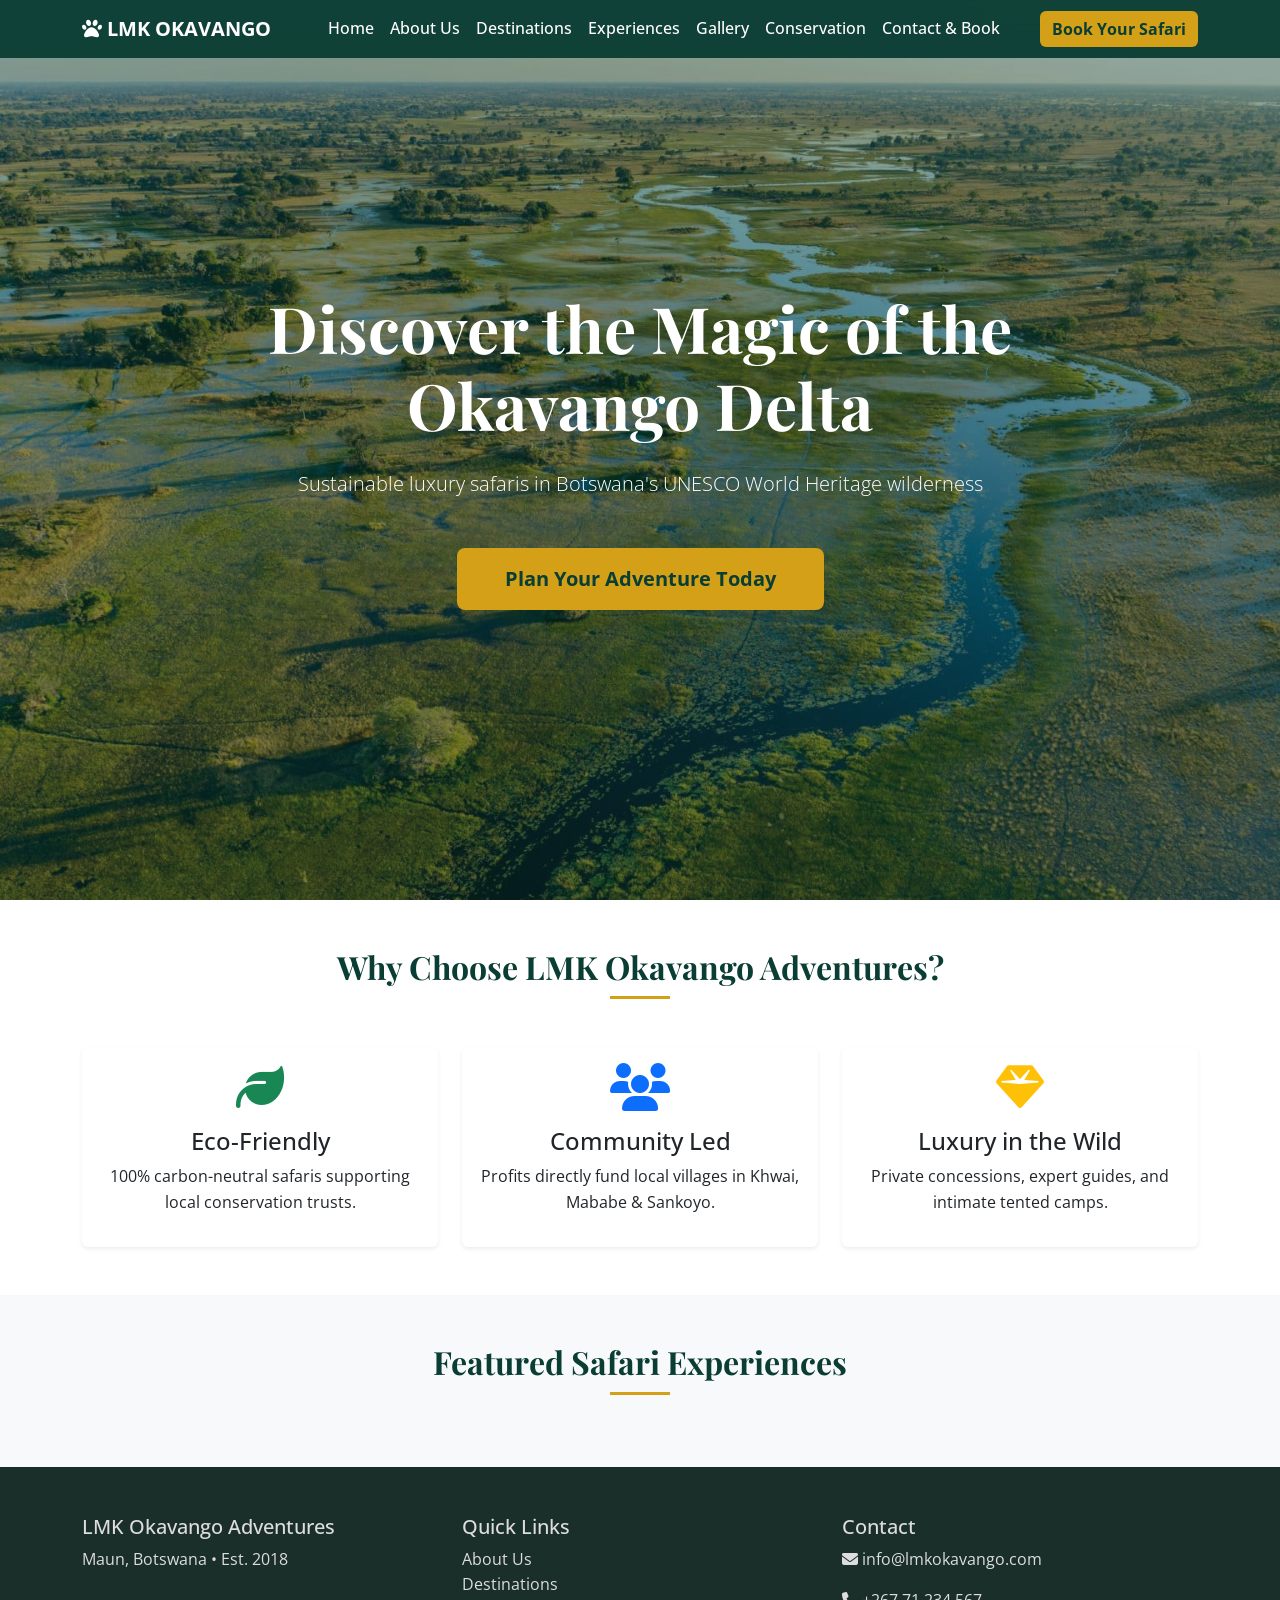
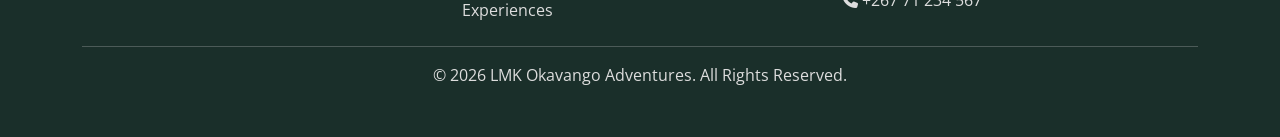
<file: index.html>
<!DOCTYPE html>
<html lang="en">
<head>
    <meta charset="UTF-8">
    <meta name="viewport" content="width=device-width, initial-scale=1.0">
    <meta name="description" content="LMK Okavango Adventures - Premium Eco-Safaris in the Okavango Delta, Botswana">
    <title>LMK Okavango Adventures | Discover the Delta</title>
    
    <!-- Bootstrap 5.3 -->
    <link href="https://cdn.jsdelivr.net/npm/bootstrap@5.3.3/dist/css/bootstrap.min.css" rel="stylesheet">
    <!-- Google Fonts -->
    <link href="https://fonts.googleapis.com/css2?family=Playfair+Display:wght@700&amp;family=Open+Sans:wght@400;500&amp;display=swap" rel="stylesheet">
    <!-- Custom CSS -->
    <link rel="stylesheet" href="css/style.css">
    <!-- Font Awesome -->
    <link rel="stylesheet" href="https://cdnjs.cloudflare.com/ajax/libs/font-awesome/6.5.1/css/all.min.css">
</head>
<body>

    <!-- NAVBAR -->
    <nav class="navbar navbar-expand-lg fixed-top">
        <div class="container">
            <a class="navbar-brand text-white fw-bold" href="index.html">
                <i class="fas fa-paw"></i> LMK OKAVANGO
            </a>
            <button class="navbar-toggler" type="button" data-bs-toggle="collapse" data-bs-target="#navbarNav">
                <span class="navbar-toggler-icon"></span>
            </button>
            <div class="collapse navbar-collapse" id="navbarNav">
                <ul class="navbar-nav mx-auto">
                    <li class="nav-item"><a class="nav-link" href="index.html">Home</a></li>
                    <li class="nav-item"><a class="nav-link" href="about.html">About Us</a></li>
                    <li class="nav-item"><a class="nav-link" href="destinations.html">Destinations</a></li>
                    <li class="nav-item"><a class="nav-link" href="experiences.html">Experiences</a></li>
                    <li class="nav-item"><a class="nav-link" href="gallery.html">Gallery</a></li>
                    <li class="nav-item"><a class="nav-link" href="conservation.html">Conservation</a></li>
                    <li class="nav-item"><a class="nav-link" href="contact.html">Contact &amp; Book</a></li>
                </ul>
                <a href="contact.html" class="btn btn-book">Book Your Safari</a>
            </div>
        </div>
    </nav>
	
	    <!-- HERO -->
    <section class="hero" style="background-image: url('images/hero-okavango.jpg');">
        <div class="container hero-content">
            <div class="row justify-content-center">
                <div class="col-lg-10">
                    <h1 class="display-3 fw-bold mb-4">Discover the Magic of the Okavango Delta</h1>
                    <p class="lead mb-5">Sustainable luxury safaris in Botswana's UNESCO World Heritage wilderness</p>
                    <a href="contact.html" class="btn btn-book btn-lg px-5 py-3">Plan Your Adventure Today</a>
                </div>
            </div>
        </div>
    </section>

    <!-- WHY CHOOSE US -->
    <section class="py-5">
        <div class="container">
            <h2 class="section-title text-center mb-5">Why Choose LMK Okavango Adventures?</h2>
            <div class="row g-4">
                <div class="col-md-4">
                    <div class="card h-100 text-center border-0 shadow-sm">
                        <div class="card-body">
                            <i class="fas fa-leaf fa-3x text-success mb-3"></i>
                            <h4>Eco-Friendly</h4>
                            <p>100% carbon-neutral safaris supporting local conservation trusts.</p>
                        </div>
                    </div>
                </div>
                <div class="col-md-4">
                    <div class="card h-100 text-center border-0 shadow-sm">
                        <div class="card-body">
                            <i class="fas fa-users fa-3x text-primary mb-3"></i>
                            <h4>Community Led</h4>
                            <p>Profits directly fund local villages in Khwai, Mababe &amp; Sankoyo.</p>
                        </div>
                    </div>
                </div>
                <div class="col-md-4">
                    <div class="card h-100 text-center border-0 shadow-sm">
                        <div class="card-body">
                            <i class="fas fa-gem fa-3x text-warning mb-3"></i>
                            <h4>Luxury in the Wild</h4>
                            <p>Private concessions, expert guides, and intimate tented camps.</p>
                        </div>
                    </div>
                </div>
            </div>
        </div>
    </section>

    <!-- FEATURED EXPERIENCES -->
    <section class="py-5 bg-light">
        <div class="container">
            <h2 class="section-title text-center mb-5">Featured Safari Experiences</h2>
            <div class="row g-4">
                <!-- You can duplicate cards for other pages later -->
            </div>
        </div>
    </section>

    <!-- FOOTER -->
    <footer class="footer py-5">
        <div class="container">
            <div class="row">
                <div class="col-lg-4">
                    <h5>LMK Okavango Adventures</h5>
                    <p>Maun, Botswana • Est. 2018</p>
                </div>
                <div class="col-lg-4">
                    <h5>Quick Links</h5>
                    <a href="about.html">About Us</a><br>
                    <a href="destinations.html">Destinations</a><br>
                    <a href="experiences.html">Experiences</a>
                </div>
                <div class="col-lg-4">
                    <h5>Contact</h5>
                    <p><i class="fas fa-envelope"></i> info@lmkokavango.com</p>
                    <p><i class="fas fa-phone"></i> +267 71 234 567</p>
                </div>
            </div>
            <hr>
            <p class="text-center mb-0">&copy; 2026 LMK Okavango Adventures. All Rights Reserved.</p>
        </div>
    </footer>

    <!-- Bootstrap JS -->
    <script src="https://cdn.jsdelivr.net/npm/bootstrap@5.3.3/dist/js/bootstrap.bundle.min.js"></script>
    <!-- Custom JS -->
    <script>
        // Simple smooth scroll for future use
        document.querySelectorAll('a[href^="#"]').forEach(anchor => {
            anchor.addEventListener('click', function(e) {
                e.preventDefault();
                document.querySelector(this.getAttribute('href')).scrollIntoView({
                    behavior: 'smooth'
                });
            });
        });
    </script>
</body>
</html>
</file>
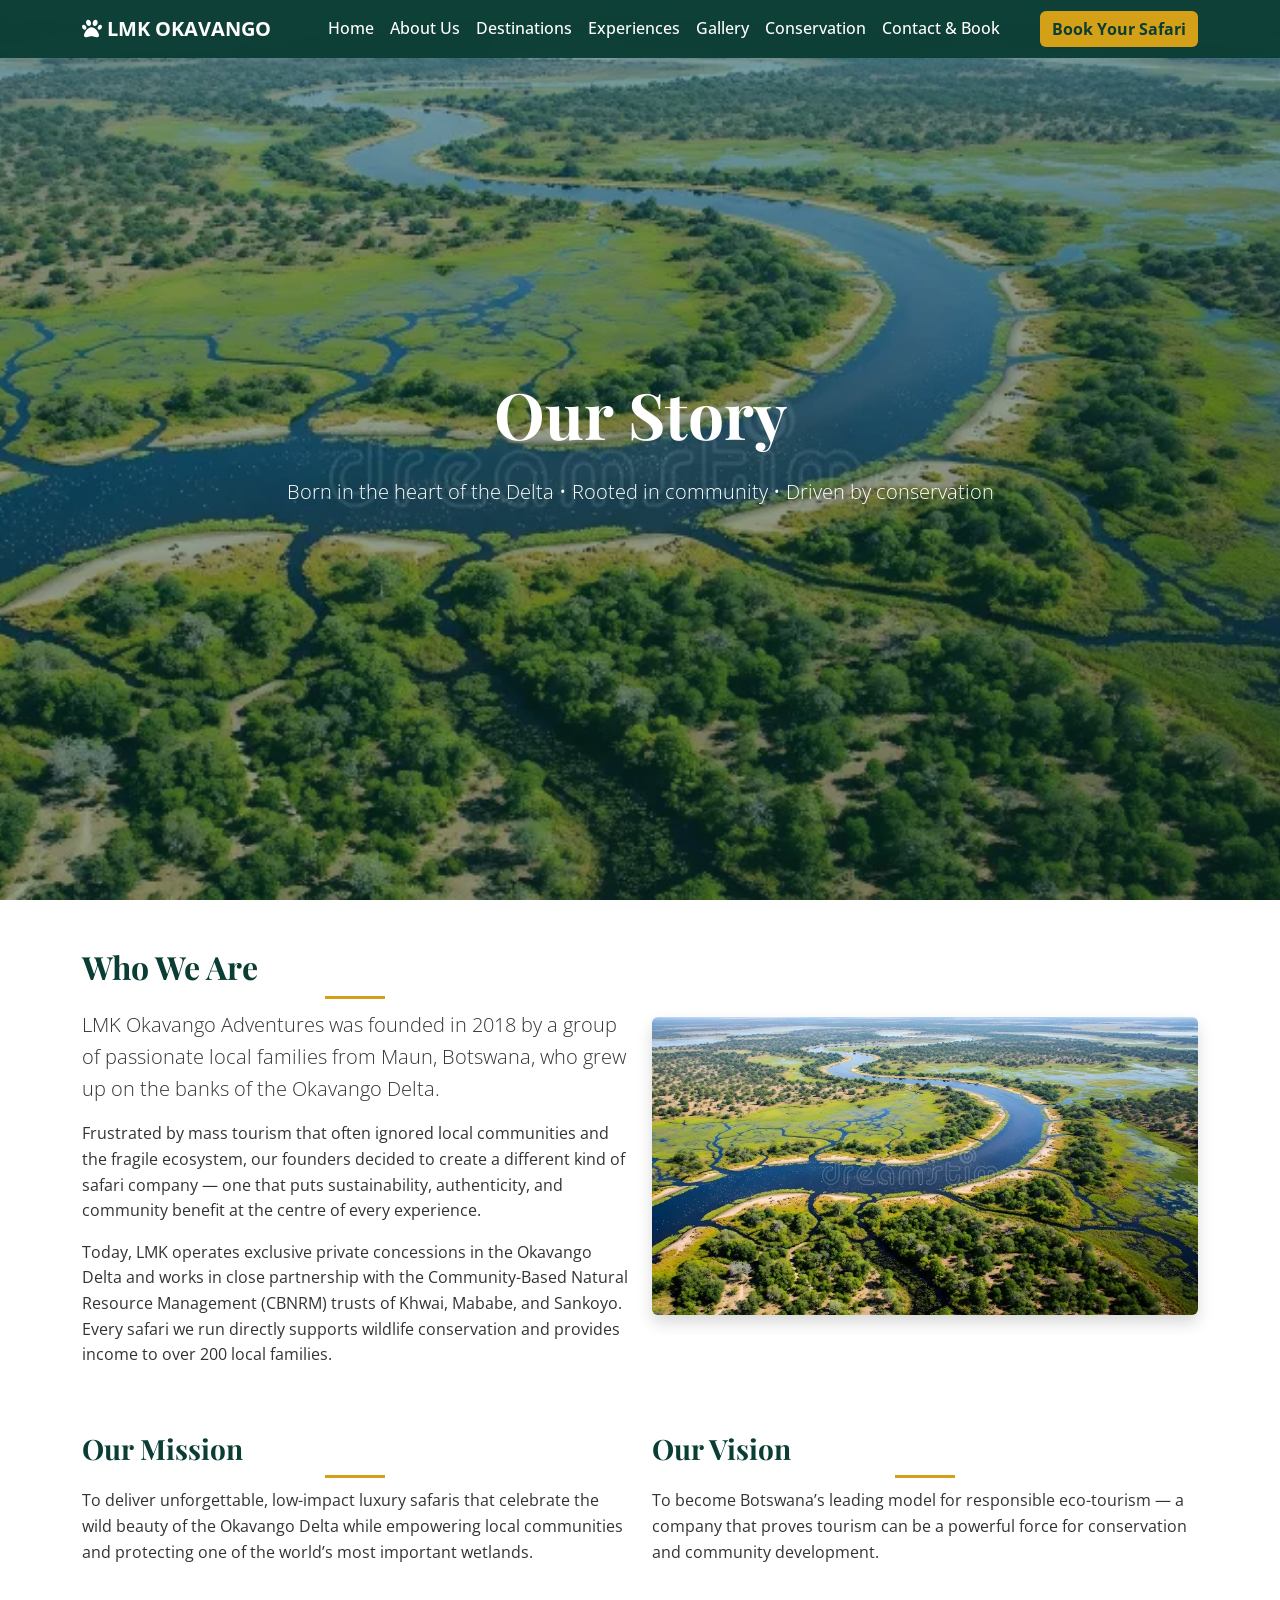
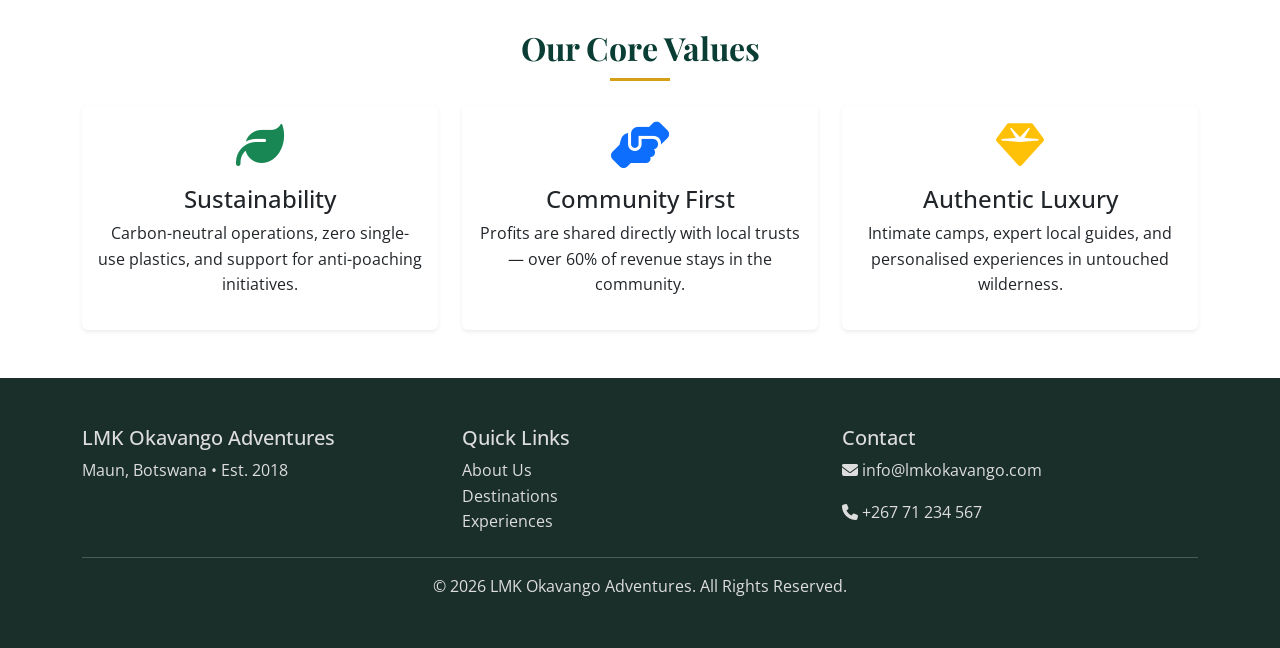
<file: about.html>
<!DOCTYPE html>
<html lang="en">
<head>
    <meta charset="UTF-8">
    <meta name="viewport" content="width=device-width, initial-scale=1.0">
    <title>About Us | LMK Okavango Adventures</title>
    <link href="https://cdn.jsdelivr.net/npm/bootstrap@5.3.3/dist/css/bootstrap.min.css" rel="stylesheet">
    <link href="https://fonts.googleapis.com/css2?family=Playfair+Display:wght@700&family=Open+Sans:wght@400;500&display=swap" rel="stylesheet">
    <link rel="stylesheet" href="css/style.css">
    <link rel="stylesheet" href="https://cdnjs.cloudflare.com/ajax/libs/font-awesome/6.5.1/css/all.min.css">
</head>
<body>

    <!-- NAVBAR -->
    <nav class="navbar navbar-expand-lg fixed-top">
        <div class="container">
            <a class="navbar-brand text-white fw-bold" href="index.html">
                <i class="fas fa-paw"></i> LMK OKAVANGO
            </a>
            <button class="navbar-toggler" type="button" data-bs-toggle="collapse" data-bs-target="#navbarNav">
                <span class="navbar-toggler-icon"></span>
            </button>
            <div class="collapse navbar-collapse" id="navbarNav">
                <ul class="navbar-nav mx-auto">
                    <li class="nav-item"><a class="nav-link" href="index.html">Home</a></li>
                    <li class="nav-item"><a class="nav-link" href="about.html">About Us</a></li>
                    <li class="nav-item"><a class="nav-link" href="destinations.html">Destinations</a></li>
                    <li class="nav-item"><a class="nav-link" href="experiences.html">Experiences</a></li>
                    <li class="nav-item"><a class="nav-link" href="gallery.html">Gallery</a></li>
                    <li class="nav-item"><a class="nav-link" href="conservation.html">Conservation</a></li>
                    <li class="nav-item"><a class="nav-link" href="contact.html">Contact &amp; Book</a></li>
                </ul>
                <a href="contact.html" class="btn btn-book">Book Your Safari</a>
            </div>
        </div>
    </nav>

    <!-- HERO -->
    <section class="hero" style="background-image: url('images/about-hero.jpg');">
        <div class="container hero-content">
            <h1 class="display-3 fw-bold mb-4">Our Story</h1>
            <p class="lead">Born in the heart of the Delta • Rooted in community • Driven by conservation</p>
        </div>
    </section>

    <!-- MAIN CONTENT -->
    <section class="py-5">
        <div class="container">
            <div class="row align-items-center">
                <div class="col-lg-6">
                    <h2 class="section-title">Who We Are</h2>
                    <p class="lead">LMK Okavango Adventures was founded in 2018 by a group of passionate local families from Maun, Botswana, who grew up on the banks of the Okavango Delta.</p>
                    <p>Frustrated by mass tourism that often ignored local communities and the fragile ecosystem, our founders decided to create a different kind of safari company — one that puts sustainability, authenticity, and community benefit at the centre of every experience.</p>
                    <p>Today, LMK operates exclusive private concessions in the Okavango Delta and works in close partnership with the Community-Based Natural Resource Management (CBNRM) trusts of Khwai, Mababe, and Sankoyo. Every safari we run directly supports wildlife conservation and provides income to over 200 local families.</p>
                </div>
                <div class="col-lg-6">
                    <img src="images/about-hero.jpg" class="img-fluid rounded shadow" alt="Aerial view of the Okavango Delta" width="800" height="500">
                </div>
            </div>

            <!-- MISSION & VISION -->
            <div class="row mt-5">
                <div class="col-lg-6">
                    <h3 class="section-title">Our Mission</h3>
                    <p>To deliver unforgettable, low-impact luxury safaris that celebrate the wild beauty of the Okavango Delta while empowering local communities and protecting one of the world’s most important wetlands.</p>
                </div>
                <div class="col-lg-6">
                    <h3 class="section-title">Our Vision</h3>
                    <p>To become Botswana’s leading model for responsible eco-tourism — a company that proves tourism can be a powerful force for conservation and community development.</p>
                </div>
            </div>

            <!-- OUR VALUES -->
            <h2 class="section-title text-center mt-5 mb-4">Our Core Values</h2>
            <div class="row g-4">
                <div class="col-md-4">
                    <div class="card h-100 text-center border-0 shadow-sm">
                        <div class="card-body">
                            <i class="fas fa-leaf fa-3x text-success mb-3"></i>
                            <h4>Sustainability</h4>
                            <p>Carbon-neutral operations, zero single-use plastics, and support for anti-poaching initiatives.</p>
                        </div>
                    </div>
                </div>
                <div class="col-md-4">
                    <div class="card h-100 text-center border-0 shadow-sm">
                        <div class="card-body">
                            <i class="fas fa-hands-helping fa-3x text-primary mb-3"></i>
                            <h4>Community First</h4>
                            <p>Profits are shared directly with local trusts — over 60% of revenue stays in the community.</p>
                        </div>
                    </div>
                </div>
                <div class="col-md-4">
                    <div class="card h-100 text-center border-0 shadow-sm">
                        <div class="card-body">
                            <i class="fas fa-gem fa-3x text-warning mb-3"></i>
                            <h4>Authentic Luxury</h4>
                            <p>Intimate camps, expert local guides, and personalised experiences in untouched wilderness.</p>
                        </div>
                    </div>
                </div>
            </div>
        </div>
    </section>

    <!-- FOOTER -->
    <footer class="footer py-5">
        <div class="container">
            <div class="row">
                <div class="col-lg-4">
                    <h5>LMK Okavango Adventures</h5>
                    <p>Maun, Botswana • Est. 2018</p>
                </div>
                <div class="col-lg-4">
                    <h5>Quick Links</h5>
                    <a href="about.html">About Us</a><br>
                    <a href="destinations.html">Destinations</a><br>
                    <a href="experiences.html">Experiences</a>
                </div>
                <div class="col-lg-4">
                    <h5>Contact</h5>
                    <p><i class="fas fa-envelope"></i> info@lmkokavango.com</p>
                    <p><i class="fas fa-phone"></i> +267 71 234 567</p>
                </div>
            </div>
            <hr>
            <p class="text-center mb-0">&copy; 2026 LMK Okavango Adventures. All Rights Reserved.</p>
        </div>
    </footer>

    <script src="https://cdn.jsdelivr.net/npm/bootstrap@5.3.3/dist/js/bootstrap.bundle.min.js"></script>
</body>
</html>
</file>
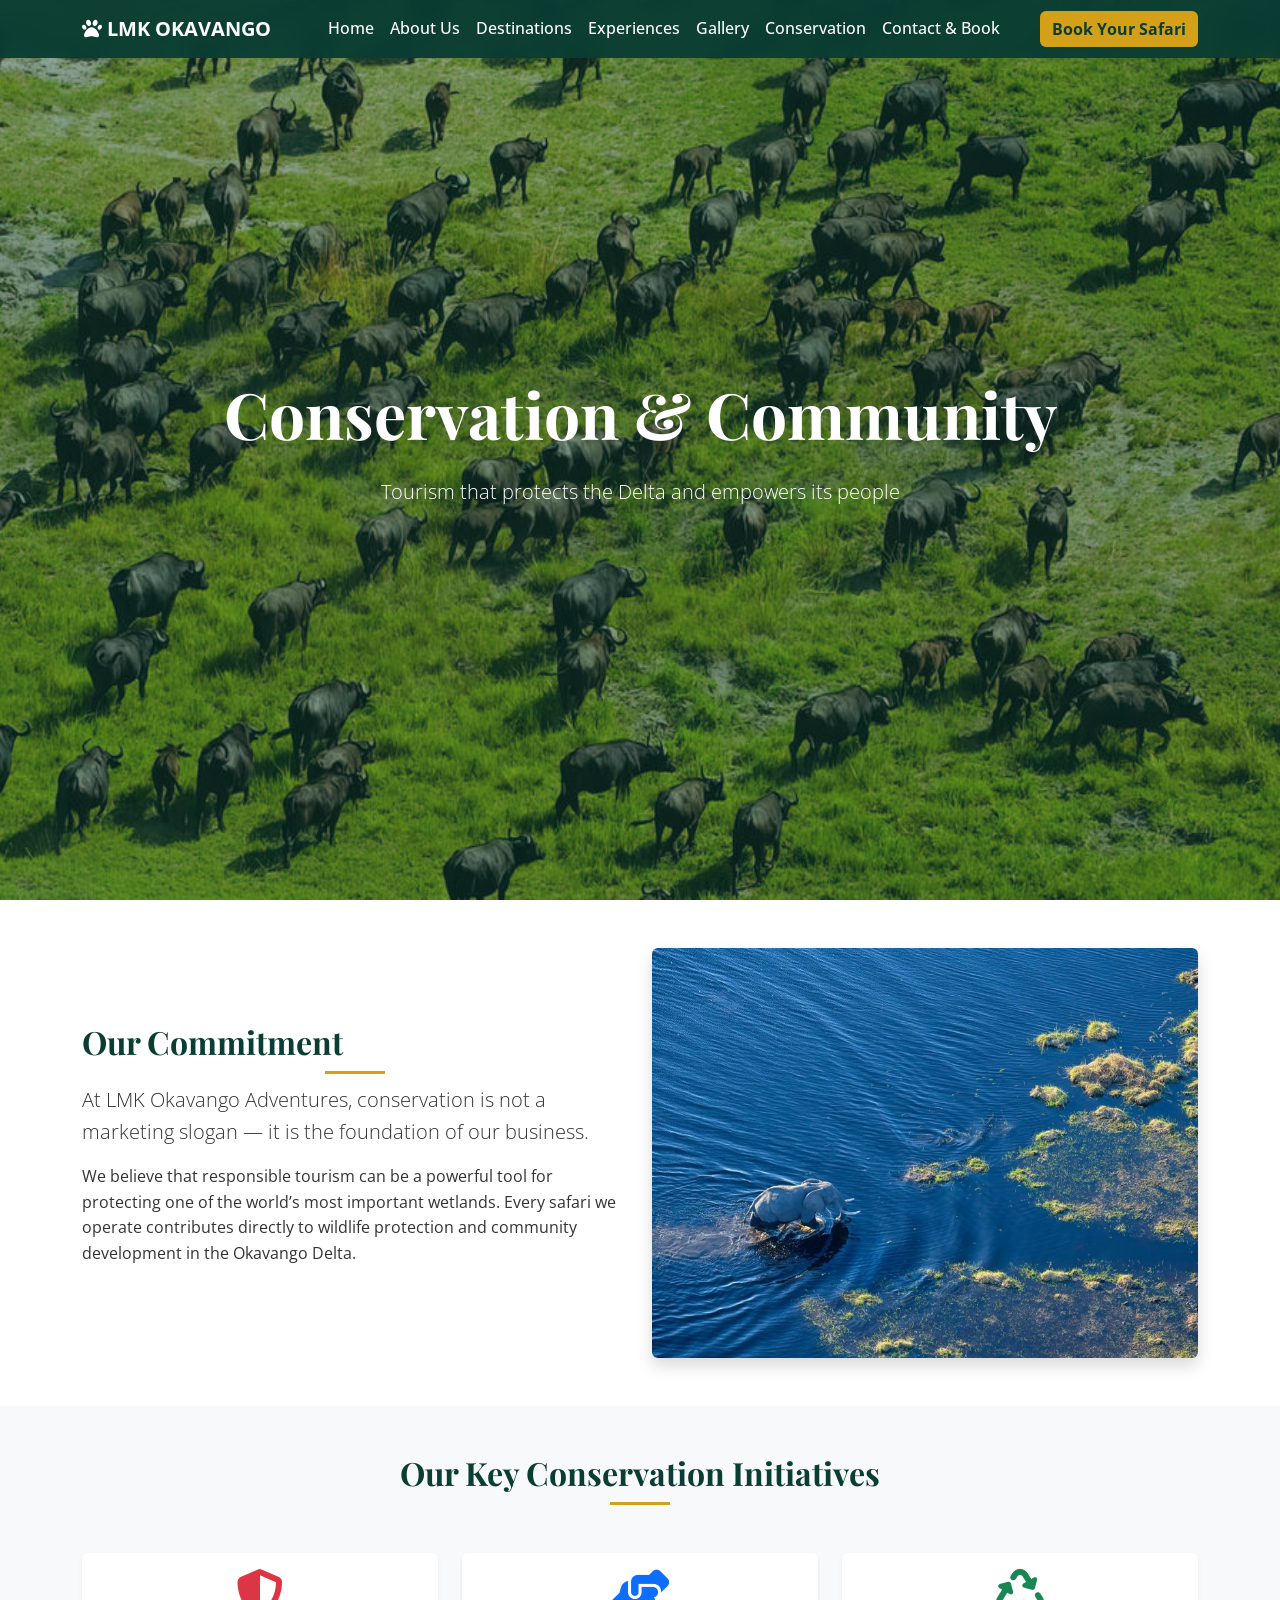
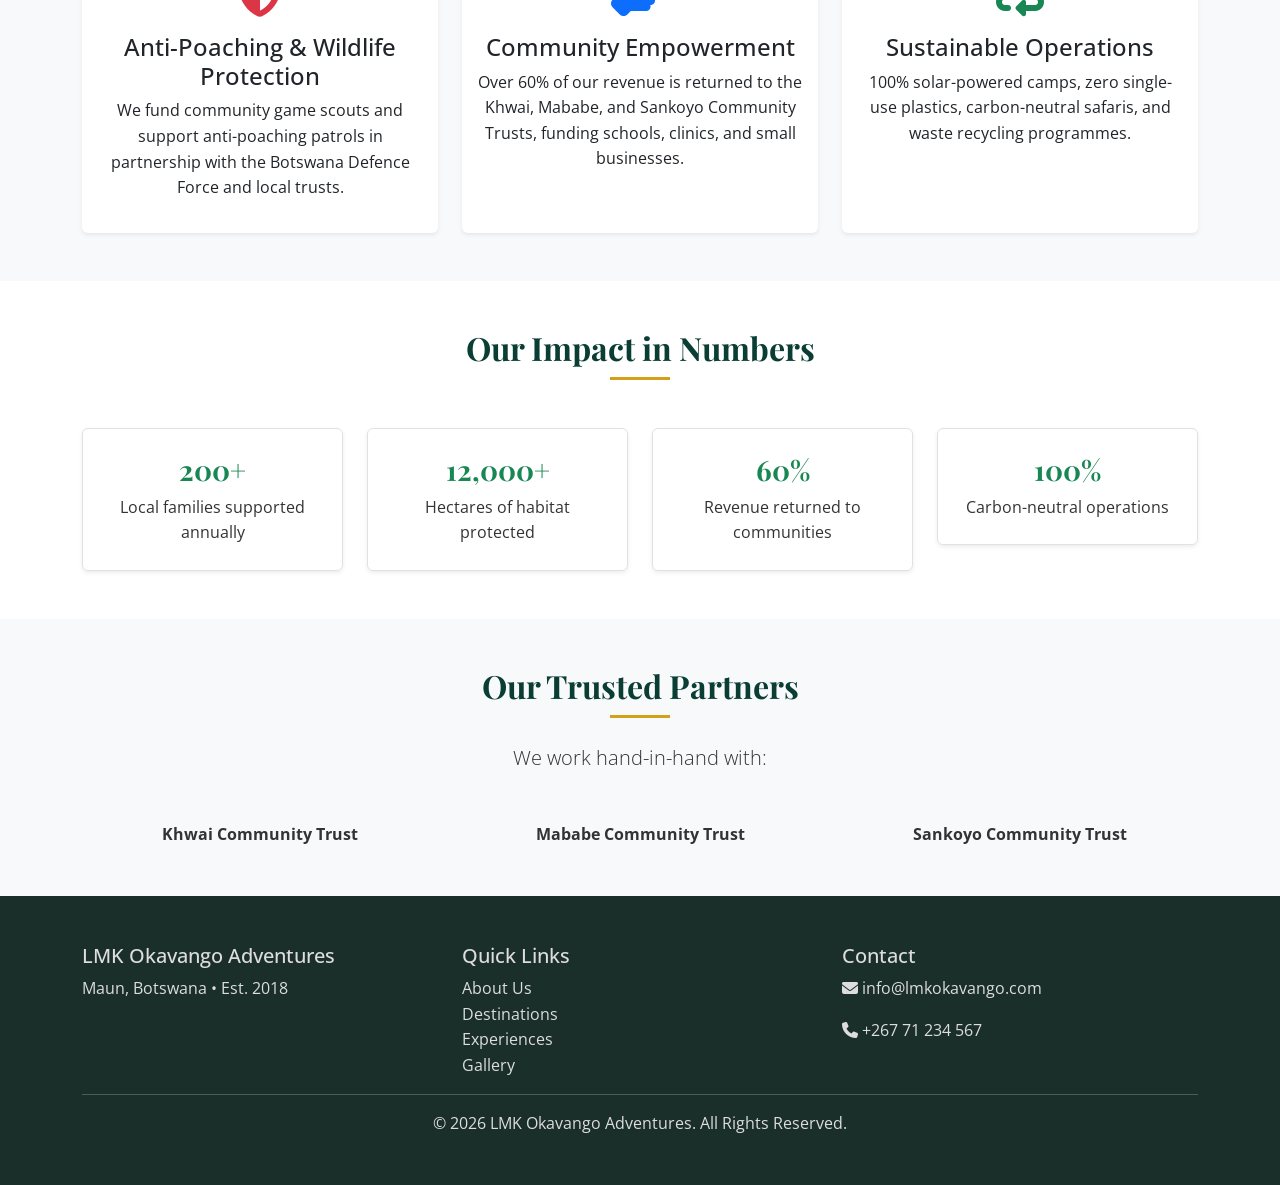
<file: conservation.html>
<!DOCTYPE html>
<html lang="en">
<head>
    <meta charset="UTF-8">
    <meta name="viewport" content="width=device-width, initial-scale=1.0">
    <title>Conservation &amp; Community | LMK Okavango Adventures</title>
    <link href="https://cdn.jsdelivr.net/npm/bootstrap@5.3.3/dist/css/bootstrap.min.css" rel="stylesheet">
    <link href="https://fonts.googleapis.com/css2?family=Playfair+Display:wght@700&family=Open+Sans:wght@400;500&display=swap" rel="stylesheet">
    <link rel="stylesheet" href="css/style.css">
    <link rel="stylesheet" href="https://cdnjs.cloudflare.com/ajax/libs/font-awesome/6.5.1/css/all.min.css">
</head>
<body>

    <!-- NAVBAR -->
    <nav class="navbar navbar-expand-lg fixed-top">
        <div class="container">
            <a class="navbar-brand text-white fw-bold" href="index.html">
                <i class="fas fa-paw"></i> LMK OKAVANGO
            </a>
            <button class="navbar-toggler" type="button" data-bs-toggle="collapse" data-bs-target="#navbarNav">
                <span class="navbar-toggler-icon"></span>
            </button>
            <div class="collapse navbar-collapse" id="navbarNav">
                <ul class="navbar-nav mx-auto">
                    <li class="nav-item"><a class="nav-link" href="index.html">Home</a></li>
                    <li class="nav-item"><a class="nav-link" href="about.html">About Us</a></li>
                    <li class="nav-item"><a class="nav-link" href="destinations.html">Destinations</a></li>
                    <li class="nav-item"><a class="nav-link" href="experiences.html">Experiences</a></li>
                    <li class="nav-item"><a class="nav-link" href="gallery.html">Gallery</a></li>
                    <li class="nav-item"><a class="nav-link" href="conservation.html">Conservation</a></li>
                    <li class="nav-item"><a class="nav-link" href="contact.html">Contact &amp; Book</a></li>
                </ul>
                <a href="contact.html" class="btn btn-book">Book Your Safari</a>
            </div>
        </div>
    </nav>

    <!-- HERO -->
    <section class="hero" style="background-image: url('images/conservation-hero.jpg');">
        <div class="container hero-content">
            <h1 class="display-3 fw-bold mb-4">Conservation &amp; Community</h1>
            <p class="lead">Tourism that protects the Delta and empowers its people</p>
        </div>
    </section>

    <!-- OUR COMMITMENT -->
    <section class="py-5">
        <div class="container">
            <div class="row align-items-center">
                <div class="col-lg-6">
                    <h2 class="section-title">Our Commitment</h2>
                    <p class="lead">At LMK Okavango Adventures, conservation is not a marketing slogan — it is the foundation of our business.</p>
                    <p>We believe that responsible tourism can be a powerful tool for protecting one of the world’s most important wetlands. Every safari we operate contributes directly to wildlife protection and community development in the Okavango Delta.</p>
                </div>
                <div class="col-lg-6">
                    <img src="images/commitment.jpg" class="img-fluid rounded shadow" alt="Okavango Delta conservation" width="800" height="500">
                </div>
            </div>
        </div>
    </section>

    <!-- KEY INITIATIVES -->
    <section class="py-5 bg-light">
        <div class="container">
            <h2 class="section-title text-center mb-5">Our Key Conservation Initiatives</h2>
            <div class="row g-4">

                <div class="col-lg-4">
                    <div class="card h-100 text-center border-0 shadow-sm">
                        <div class="card-body">
                            <i class="fas fa-shield-alt fa-3x text-danger mb-3"></i>
                            <h4>Anti-Poaching &amp; Wildlife Protection</h4>
                            <p>We fund community game scouts and support anti-poaching patrols in partnership with the Botswana Defence Force and local trusts.</p>
                        </div>
                    </div>
                </div>

                <div class="col-lg-4">
                    <div class="card h-100 text-center border-0 shadow-sm">
                        <div class="card-body">
                            <i class="fas fa-hands-helping fa-3x text-primary mb-3"></i>
                            <h4>Community Empowerment</h4>
                            <p>Over 60% of our revenue is returned to the Khwai, Mababe, and Sankoyo Community Trusts, funding schools, clinics, and small businesses.</p>
                        </div>
                    </div>
                </div>

                <div class="col-lg-4">
                    <div class="card h-100 text-center border-0 shadow-sm">
                        <div class="card-body">
                            <i class="fas fa-recycle fa-3x text-success mb-3"></i>
                            <h4>Sustainable Operations</h4>
                            <p>100% solar-powered camps, zero single-use plastics, carbon-neutral safaris, and waste recycling programmes.</p>
                        </div>
                    </div>
                </div>
            </div>
        </div>
    </section>

    <!-- MEASURABLE IMPACT -->
    <section class="py-5">
        <div class="container">
            <h2 class="section-title text-center mb-5">Our Impact in Numbers</h2>
            <div class="row text-center g-4">
                <div class="col-md-3">
                    <div class="p-4 border rounded shadow-sm">
                        <h3 class="text-success">200+</h3>
                        <p class="mb-0">Local families supported annually</p>
                    </div>
                </div>
                <div class="col-md-3">
                    <div class="p-4 border rounded shadow-sm">
                        <h3 class="text-success">12,000+</h3>
                        <p class="mb-0">Hectares of habitat protected</p>
                    </div>
                </div>
                <div class="col-md-3">
                    <div class="p-4 border rounded shadow-sm">
                        <h3 class="text-success">60%</h3>
                        <p class="mb-0">Revenue returned to communities</p>
                    </div>
                </div>
                <div class="col-md-3">
                    <div class="p-4 border rounded shadow-sm">
                        <h3 class="text-success">100%</h3>
                        <p class="mb-0">Carbon-neutral operations</p>
                    </div>
                </div>
            </div>
        </div>
    </section>

    <!-- PARTNERS -->
    <section class="py-5 bg-light">
        <div class="container">
            <h2 class="section-title text-center mb-4">Our Trusted Partners</h2>
            <p class="text-center lead mb-5">We work hand-in-hand with:</p>
            <div class="row text-center">
                <div class="col-md-4"><strong>Khwai Community Trust</strong></div>
                <div class="col-md-4"><strong>Mababe Community Trust</strong></div>
                <div class="col-md-4"><strong>Sankoyo Community Trust</strong></div>
            </div>
        </div>
    </section>

    <!-- FOOTER -->
    <footer class="footer py-5">
        <div class="container">
            <div class="row">
                <div class="col-lg-4">
                    <h5>LMK Okavango Adventures</h5>
                    <p>Maun, Botswana • Est. 2018</p>
                </div>
                <div class="col-lg-4">
                    <h5>Quick Links</h5>
                    <a href="about.html">About Us</a><br>
                    <a href="destinations.html">Destinations</a><br>
                    <a href="experiences.html">Experiences</a><br>
                    <a href="gallery.html">Gallery</a>
                </div>
                <div class="col-lg-4">
                    <h5>Contact</h5>
                    <p><i class="fas fa-envelope"></i> info@lmkokavango.com</p>
                    <p><i class="fas fa-phone"></i> +267 71 234 567</p>
                </div>
            </div>
            <hr>
            <p class="text-center mb-0">&copy; 2026 LMK Okavango Adventures. All Rights Reserved.</p>
        </div>
    </footer>

    <script src="https://cdn.jsdelivr.net/npm/bootstrap@5.3.3/dist/js/bootstrap.bundle.min.js"></script>
</body>
</html>
</file>
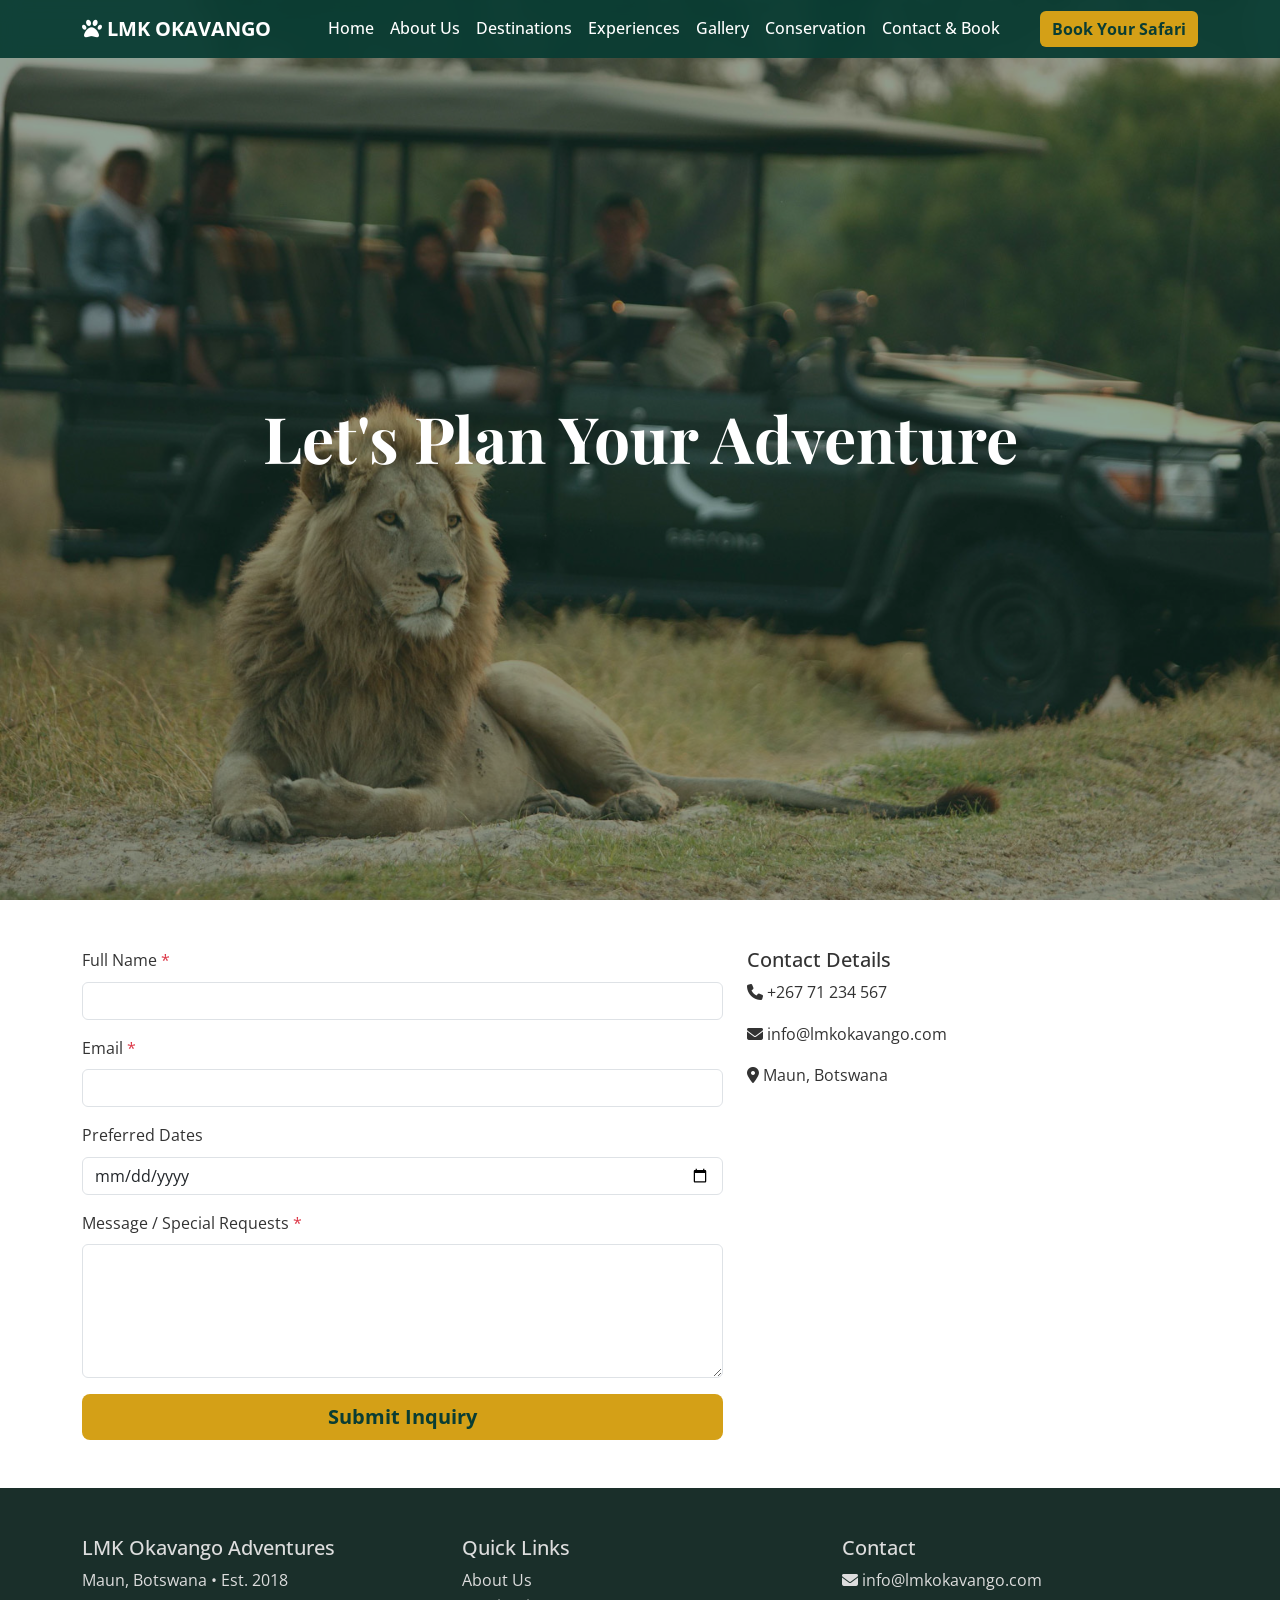
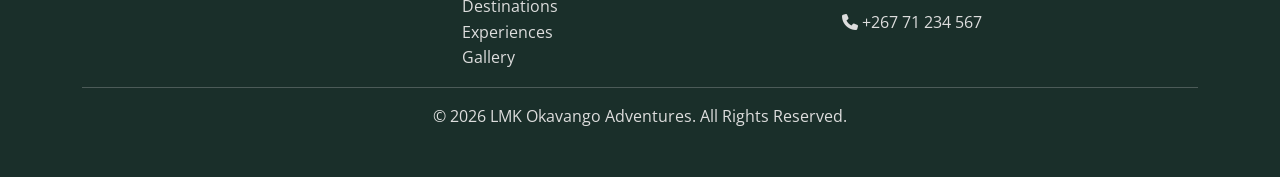
<file: contact.html>
<!DOCTYPE html>
<html lang="en">
<head>
    <meta charset="UTF-8">
    <meta name="viewport" content="width=device-width, initial-scale=1.0">
    <title>Contact &amp; Book | LMK Okavango Adventures</title>
    <link href="https://cdn.jsdelivr.net/npm/bootstrap@5.3.3/dist/css/bootstrap.min.css" rel="stylesheet">
    <link href="https://fonts.googleapis.com/css2?family=Playfair+Display:wght@700&family=Open+Sans:wght@400;500&display=swap" rel="stylesheet">
    <link rel="stylesheet" href="css/style.css">
    <link rel="stylesheet" href="https://cdnjs.cloudflare.com/ajax/libs/font-awesome/6.5.1/css/all.min.css">
</head>
<body>

      <nav class="navbar navbar-expand-lg fixed-top">
        <div class="container">
            <a class="navbar-brand text-white fw-bold" href="index.html">
                <i class="fas fa-paw"></i> LMK OKAVANGO
            </a>
            <button class="navbar-toggler" type="button" data-bs-toggle="collapse" data-bs-target="#navbarNav">
                <span class="navbar-toggler-icon"></span>
            </button>
            <div class="collapse navbar-collapse" id="navbarNav">
                <ul class="navbar-nav mx-auto">
                    <li class="nav-item"><a class="nav-link" href="index.html">Home</a></li>
                    <li class="nav-item"><a class="nav-link" href="about.html">About Us</a></li>
                    <li class="nav-item"><a class="nav-link" href="destinations.html">Destinations</a></li>
                    <li class="nav-item"><a class="nav-link" href="experiences.html">Experiences</a></li>
                    <li class="nav-item"><a class="nav-link" href="gallery.html">Gallery</a></li>
                    <li class="nav-item"><a class="nav-link" href="conservation.html">Conservation</a></li>
                    <li class="nav-item"><a class="nav-link" href="contact.html">Contact &amp; Book</a></li>
                </ul>
                <a href="contact.html" class="btn btn-book">Book Your Safari</a>
            </div>
        </div>
    </nav>

    <section class="hero" style="background-image: url('images/contact-hero.jpg');">
        <div class="container hero-content">
            <h1 class="display-3 fw-bold mb-4">Let's Plan Your Adventure</h1>
        </div>
    </section>

    <section class="py-5">
        <div class="container">
            <div class="row">
                <div class="col-lg-7">
                    <form id="bookingForm" novalidate>
                        <div class="mb-3">
                            <label class="form-label">Full Name <span class="text-danger">*</span></label>
                            <input type="text" class="form-control" required>
                        </div>
                        <div class="mb-3">
                            <label class="form-label">Email <span class="text-danger">*</span></label>
                            <input type="email" class="form-control" required>
                        </div>
                        <div class="mb-3">
                            <label class="form-label">Preferred Dates</label>
                            <input type="date" class="form-control">
                        </div>
                        <div class="mb-3">
                            <label class="form-label">Message / Special Requests <span class="text-danger">*</span></label>
                            <textarea class="form-control" rows="5" required></textarea>
                        </div>
                        <button type="submit" class="btn btn-book btn-lg w-100">Submit Inquiry</button>
                    </form>
                </div>
                <div class="col-lg-5">
                    <h5>Contact Details</h5>
                    <p><i class="fas fa-phone"></i> +267 71 234 567</p>
                    <p><i class="fas fa-envelope"></i> info@lmkokavango.com</p>
                    <p><i class="fas fa-map-marker-alt"></i> Maun, Botswana</p>
                </div>
            </div>
        </div>
    </section>

    <!-- Footer -->
     <footer class="footer py-5">
        <div class="container">
            <div class="row">
                <div class="col-lg-4">
                    <h5>LMK Okavango Adventures</h5>
                    <p>Maun, Botswana • Est. 2018</p>
                </div>
                <div class="col-lg-4">
                    <h5>Quick Links</h5>
                    <a href="about.html">About Us</a><br>
                    <a href="destinations.html">Destinations</a><br>
                    <a href="experiences.html">Experiences</a><br>
                    <a href="gallery.html">Gallery</a>
                </div>
                <div class="col-lg-4">
                    <h5>Contact</h5>
                    <p><i class="fas fa-envelope"></i> info@lmkokavango.com</p>
                    <p><i class="fas fa-phone"></i> +267 71 234 567</p>
                </div>
            </div>
            <hr>
            <p class="text-center mb-0">&copy; 2026 LMK Okavango Adventures. All Rights Reserved.</p>
        </div>
    </footer>

    <script src="https://cdn.jsdelivr.net/npm/bootstrap@5.3.3/dist/js/bootstrap.bundle.min.js"></script>
    <script>
        const form = document.getElementById('bookingForm');
        form.addEventListener('submit', function(e) {
            if (!form.checkValidity()) {
                e.preventDefault();
                e.stopPropagation();
            }
            form.classList.add('was-validated');
        });
    </script>
</body>
</html>
</file>
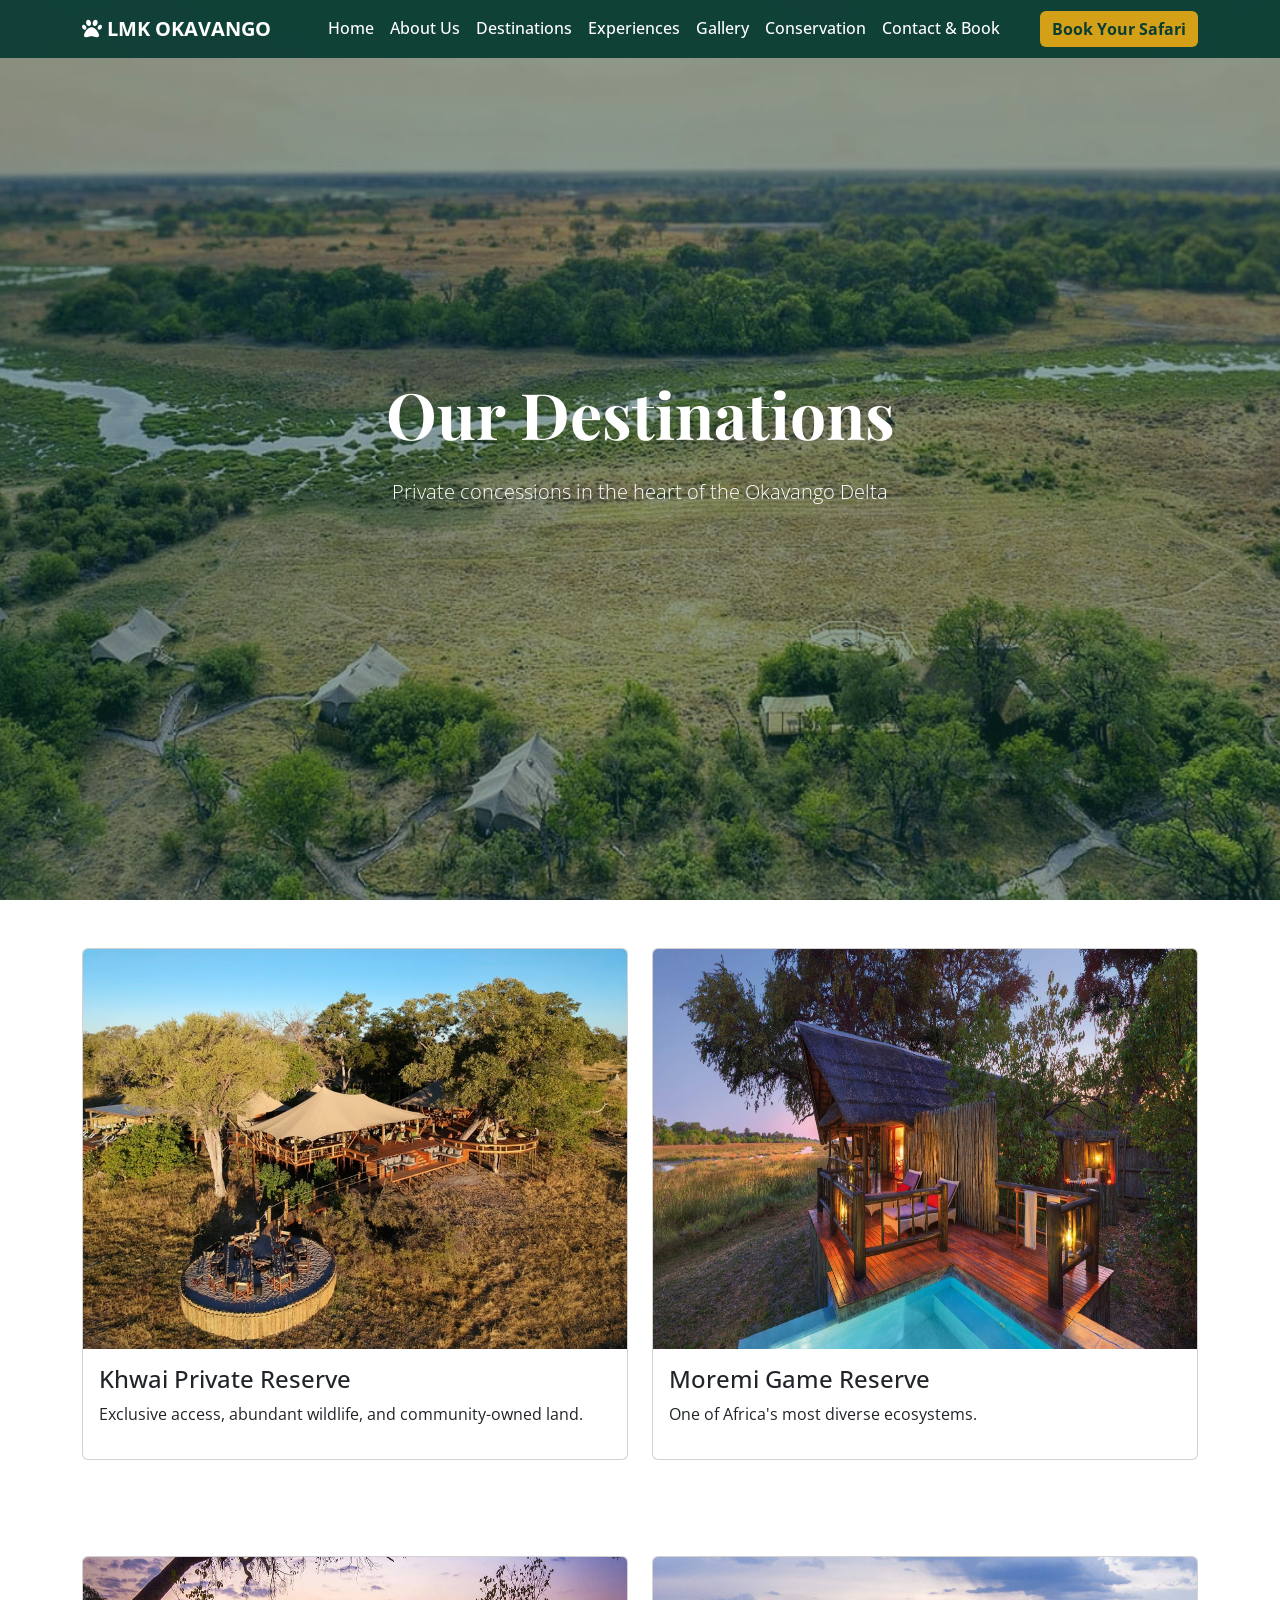
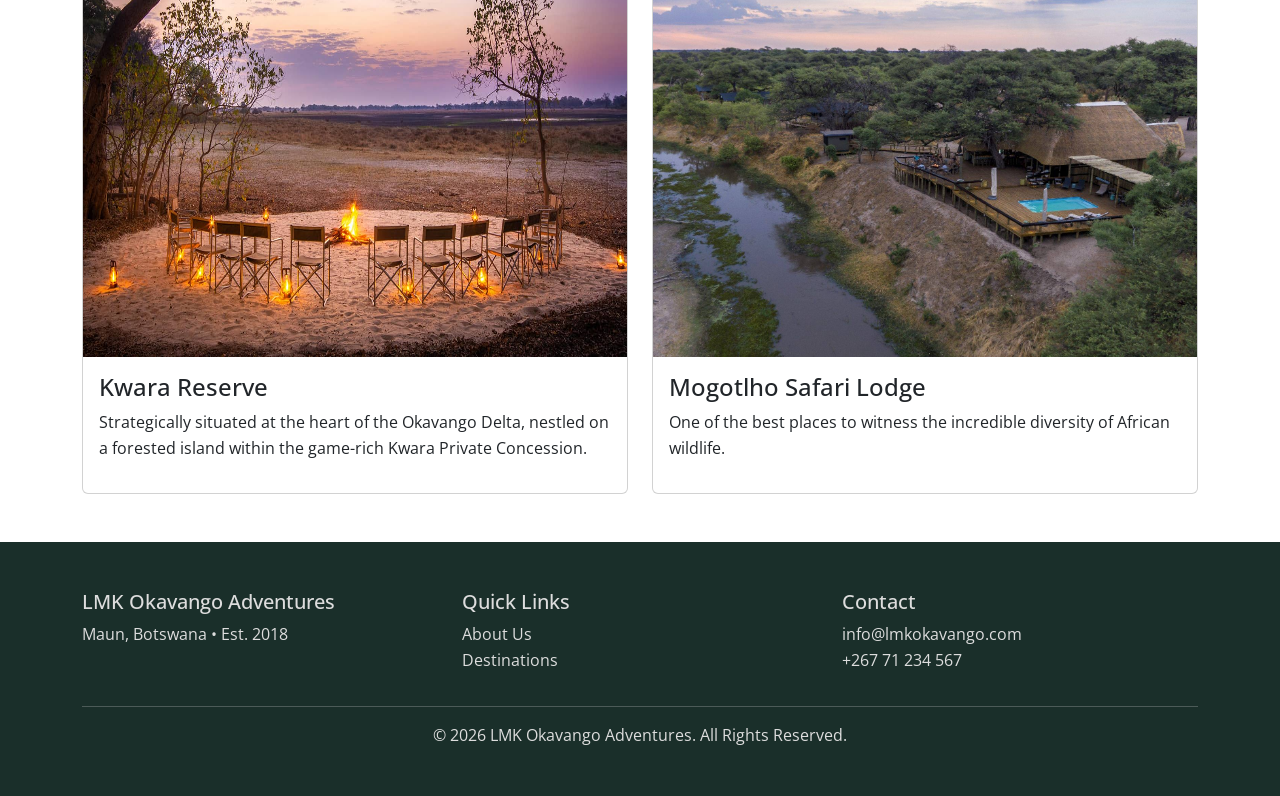
<file: destinations.html>
<!DOCTYPE html>
<html lang="en">
<head>
    <meta charset="UTF-8">
    <meta name="viewport" content="width=device-width, initial-scale=1.0">
    <title>Destinations | LMK Okavango Adventures</title>
    <link href="https://cdn.jsdelivr.net/npm/bootstrap@5.3.3/dist/css/bootstrap.min.css" rel="stylesheet">
    <link href="https://fonts.googleapis.com/css2?family=Playfair+Display:wght@700&family=Open+Sans:wght@400;500&display=swap" rel="stylesheet">
    <link rel="stylesheet" href="css/style.css">
    <link rel="stylesheet" href="https://cdnjs.cloudflare.com/ajax/libs/font-awesome/6.5.1/css/all.min.css">
</head>
<body>

    <nav class="navbar navbar-expand-lg fixed-top">
        <div class="container">
            <a class="navbar-brand text-white fw-bold" href="index.html"><i class="fas fa-paw"></i> LMK OKAVANGO</a>
            <button class="navbar-toggler" type="button" data-bs-toggle="collapse" data-bs-target="#navbarNav">
                <span class="navbar-toggler-icon"></span>
            </button>
            <div class="collapse navbar-collapse" id="navbarNav">
                <ul class="navbar-nav mx-auto">
                    <li class="nav-item"><a class="nav-link" href="index.html">Home</a></li>
                    <li class="nav-item"><a class="nav-link" href="about.html">About Us</a></li>
                    <li class="nav-item"><a class="nav-link" href="destinations.html">Destinations</a></li>
                    <li class="nav-item"><a class="nav-link" href="experiences.html">Experiences</a></li>
                    <li class="nav-item"><a class="nav-link" href="gallery.html">Gallery</a></li>
                    <li class="nav-item"><a class="nav-link" href="conservation.html">Conservation</a></li>
                    <li class="nav-item"><a class="nav-link" href="contact.html">Contact &amp; Book</a></li>
                </ul>
                <a href="contact.html" class="btn btn-book">Book Your Safari</a>
            </div>
        </div>
    </nav>

    <section class="hero" style="background-image: url('images/destinations-hero.jpg');">
        <div class="container hero-content">
            <h1 class="display-3 fw-bold mb-4">Our Destinations</h1>
            <p class="lead">Private concessions in the heart of the Okavango Delta</p>
        </div>
    </section>

    <section class="py-5">
        <div class="container">
            <div class="row g-4">
                <div class="col-md-6"><div class="card h-100"><img src="images/khwai.jpg" class="card-img-top" alt="Khwai Concession" width="600" height="400"><div class="card-body"><h4>Khwai Private Reserve</h4><p>Exclusive access, abundant wildlife, and community-owned land.</p></div></div></div>
                <div class="col-md-6"><div class="card h-100"><img src="images/moremi.jpg" class="card-img-top" alt="Moremi Game Reserve" width="600" height="400"><div class="card-body"><h4>Moremi Game Reserve</h4><p>One of Africa's most diverse ecosystems.</p></div></div></div>
            </div>
        </div>
    </section>
	
	<section class="py-5">
        <div class="container">
            <div class="row g-4">
                <div class="col-md-6"><div class="card h-100"><img src="images/kwara.jpg" class="card-img-top" alt="Kwara Concession" width="600" height="400"><div class="card-body"><h4>Kwara Reserve</h4><p>Strategically situated at the heart of the Okavango Delta, nestled on a forested island within the game-rich Kwara Private Concession.</p></div></div></div>
                <div class="col-md-6"><div class="card h-100"><img src="images/mogotlho.jpg" class="card-img-top" alt="Mababe Concession" width="600" height="400"><div class="card-body"><h4>Mogotlho Safari Lodge</h4><p>One of the best places to witness the incredible diversity of African wildlife.</p></div></div></div>
            </div>
        </div>
    </section>

    <footer class="footer py-5">
        <div class="container">
            <div class="row">
                <div class="col-lg-4"><h5>LMK Okavango Adventures</h5><p>Maun, Botswana • Est. 2018</p></div>
                <div class="col-lg-4"><h5>Quick Links</h5><a href="about.html">About Us</a><br><a href="destinations.html">Destinations</a></div>
                <div class="col-lg-4"><h5>Contact</h5><p>info@lmkokavango.com<br>+267 71 234 567</p></div>
            </div>
            <hr><p class="text-center mb-0">&copy; 2026 LMK Okavango Adventures. All Rights Reserved.</p>
        </div>
    </footer>

    <script src="https://cdn.jsdelivr.net/npm/bootstrap@5.3.3/dist/js/bootstrap.bundle.min.js"></script>
</body>
</html>
</file>
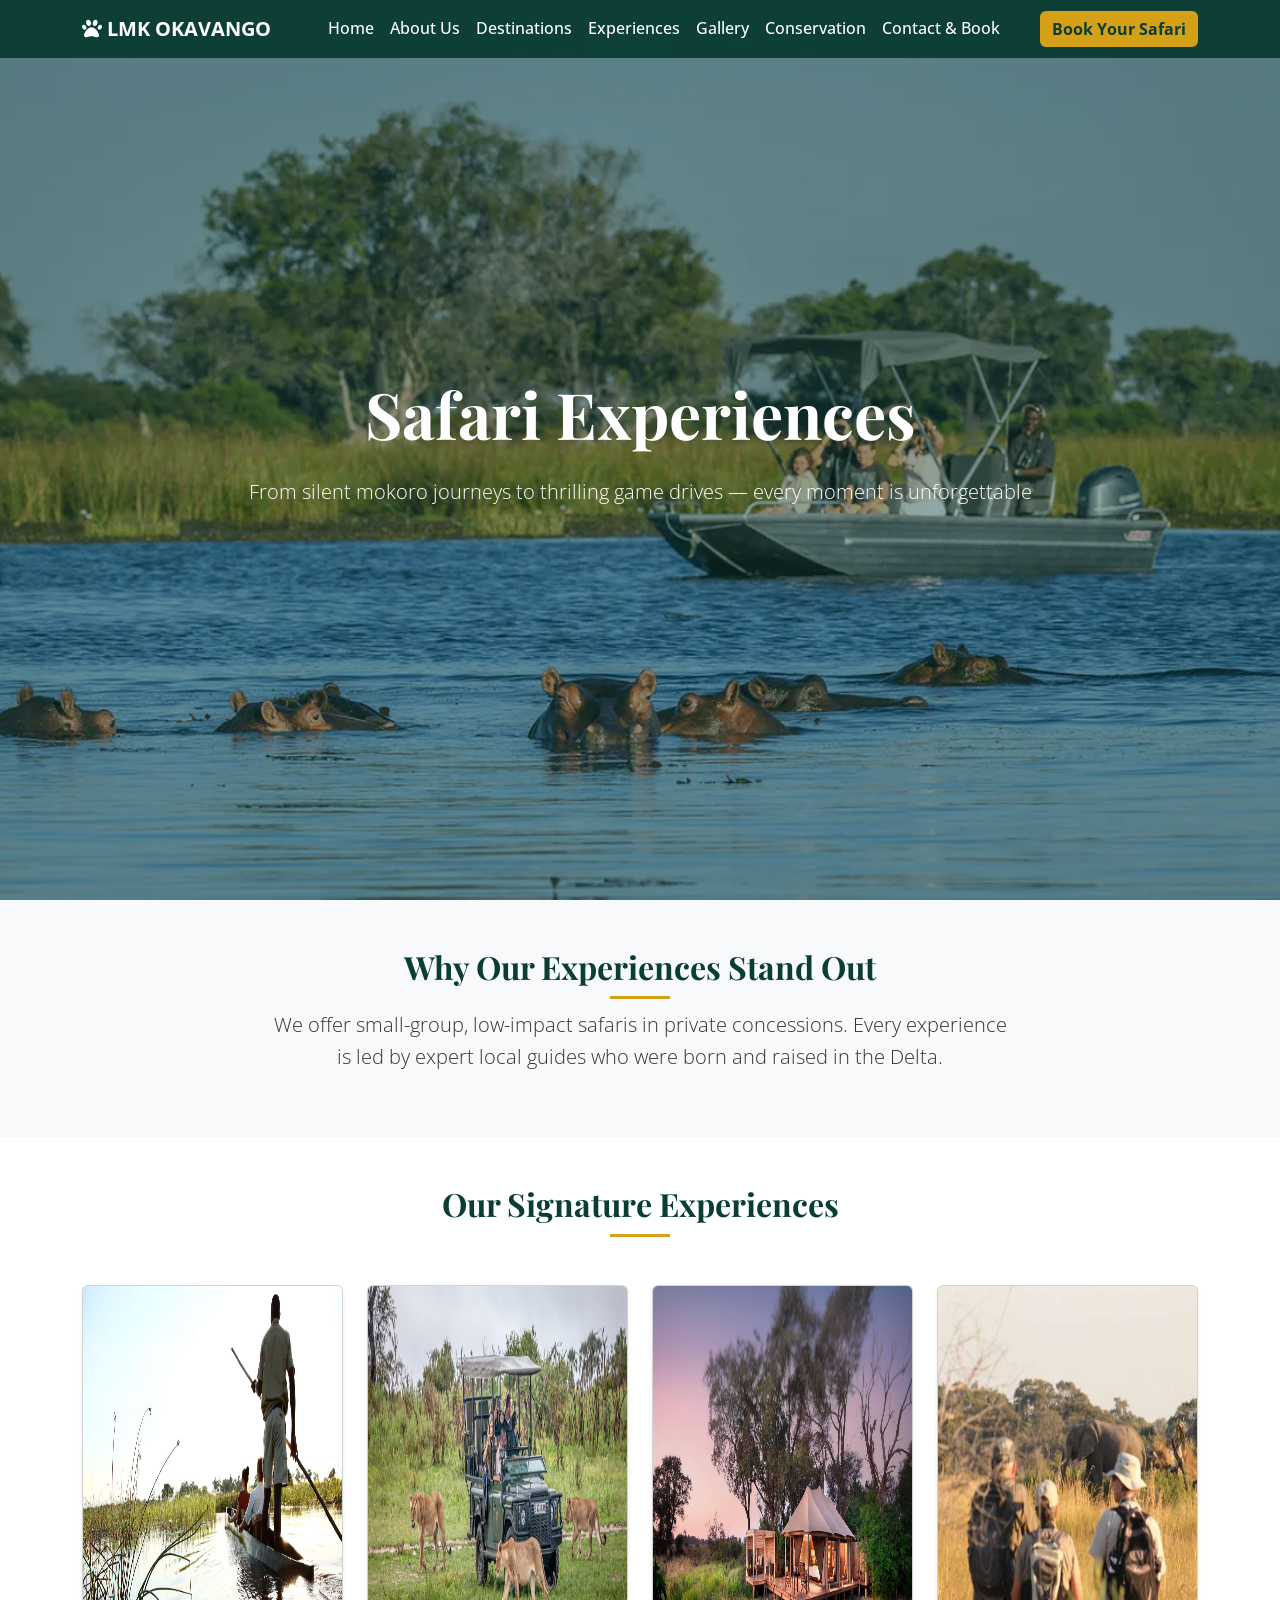
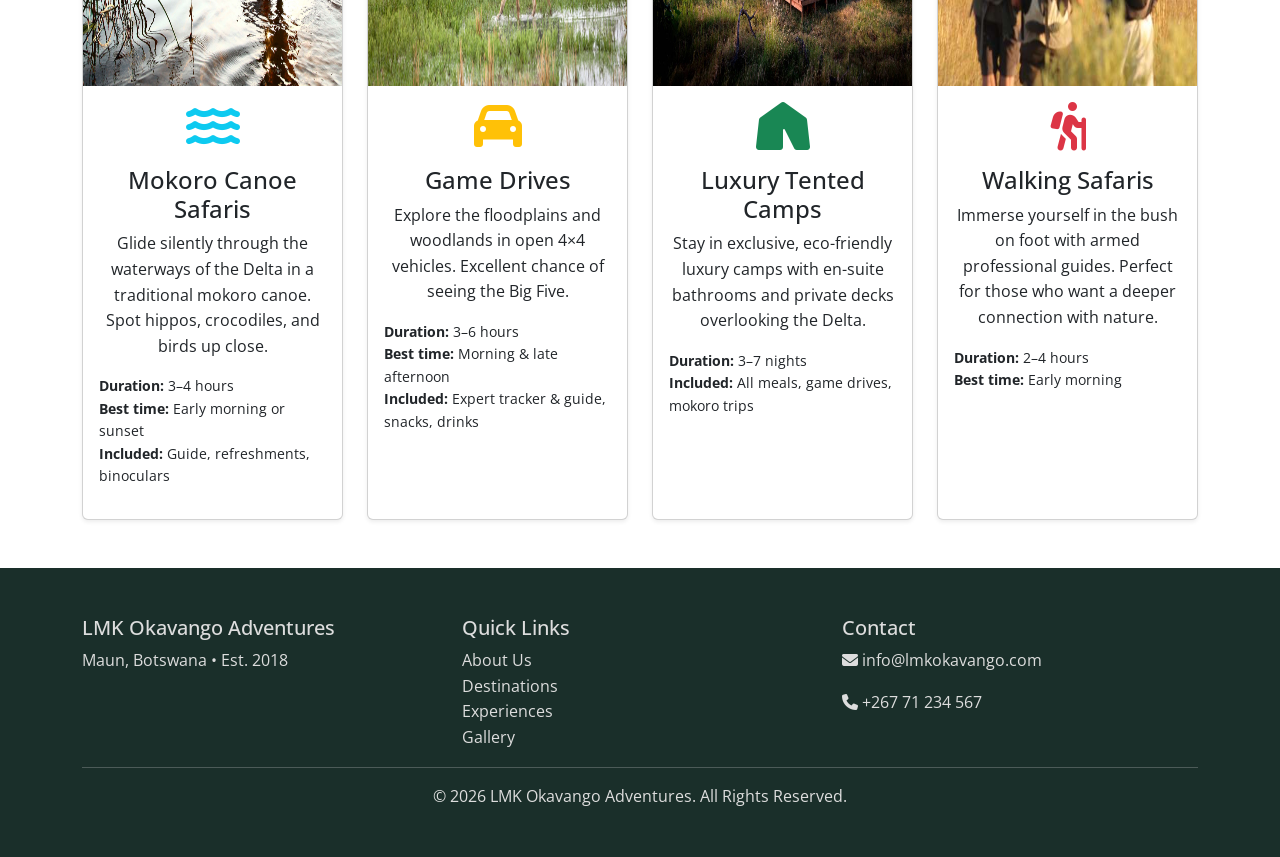
<file: experiences.html>
<!DOCTYPE html>
<html lang="en">
<head>
    <meta charset="UTF-8">
    <meta name="viewport" content="width=device-width, initial-scale=1.0">
    <title>Experiences | LMK Okavango Adventures</title>
    <link href="https://cdn.jsdelivr.net/npm/bootstrap@5.3.3/dist/css/bootstrap.min.css" rel="stylesheet">
    <link href="https://fonts.googleapis.com/css2?family=Playfair+Display:wght@700&family=Open+Sans:wght@400;500&display=swap" rel="stylesheet">
    <link rel="stylesheet" href="css/style.css">
    <link rel="stylesheet" href="https://cdnjs.cloudflare.com/ajax/libs/font-awesome/6.5.1/css/all.min.css">
</head>
<body>

    <!-- NAVBAR -->
    <nav class="navbar navbar-expand-lg fixed-top">
        <div class="container">
            <a class="navbar-brand text-white fw-bold" href="index.html">
                <i class="fas fa-paw"></i> LMK OKAVANGO
            </a>
            <button class="navbar-toggler" type="button" data-bs-toggle="collapse" data-bs-target="#navbarNav">
                <span class="navbar-toggler-icon"></span>
            </button>
            <div class="collapse navbar-collapse" id="navbarNav">
                <ul class="navbar-nav mx-auto">
                    <li class="nav-item"><a class="nav-link" href="index.html">Home</a></li>
                    <li class="nav-item"><a class="nav-link" href="about.html">About Us</a></li>
                    <li class="nav-item"><a class="nav-link" href="destinations.html">Destinations</a></li>
                    <li class="nav-item"><a class="nav-link" href="experiences.html">Experiences</a></li>
                    <li class="nav-item"><a class="nav-link" href="gallery.html">Gallery</a></li>
                    <li class="nav-item"><a class="nav-link" href="conservation.html">Conservation</a></li>
                    <li class="nav-item"><a class="nav-link" href="contact.html">Contact &amp; Book</a></li>
                </ul>
                <a href="contact.html" class="btn btn-book">Book Your Safari</a>
            </div>
        </div>
    </nav>

    <!-- HERO -->
    <section class="hero" style="background-image: url('images/experiences-hero.jpg');">
        <div class="container hero-content">
            <h1 class="display-3 fw-bold mb-4">Safari Experiences</h1>
            <p class="lead">From silent mokoro journeys to thrilling game drives — every moment is unforgettable</p>
        </div>
    </section>

    <!-- INTRO -->
    <section class="py-5 bg-light">
        <div class="container">
            <div class="row justify-content-center">
                <div class="col-lg-8 text-center">
                    <h2 class="section-title">Why Our Experiences Stand Out</h2>
                    <p class="lead">We offer small-group, low-impact safaris in private concessions. Every experience is led by expert local guides who were born and raised in the Delta.</p>
                </div>
            </div>
        </div>
    </section>

    <!-- EXPERIENCES GRID -->
    <section class="py-5">
        <div class="container">
            <h2 class="section-title text-center mb-5">Our Signature Experiences</h2>
            <div class="row g-4">

                <!-- Mokoro Canoe Safaris -->
                <div class="col-lg-6 col-xl-3">
                    <div class="card h-100 shadow-sm">
                        <img src="images/mokoro.jpg" class="card-img-top" alt="Mokoro Canoe Safari" width="900" height="400">
                        <div class="card-body text-center">
                            <i class="fas fa-water fa-3x text-info mb-3"></i>
                            <h4>Mokoro Canoe Safaris</h4>
                            <p class="card-text">Glide silently through the waterways of the Delta in a traditional mokoro canoe. Spot hippos, crocodiles, and birds up close.</p>
                            <ul class="list-unstyled text-start small">
                                <li><strong>Duration:</strong> 3–4 hours</li>
                                <li><strong>Best time:</strong> Early morning or sunset</li>
                                <li><strong>Included:</strong> Guide, refreshments, binoculars</li>
                            </ul>
                        </div>
                    </div>
                </div>

                <!-- Game Drives -->
                <div class="col-lg-6 col-xl-3">
                    <div class="card h-100 shadow-sm">
                        <img src="images/drive.jpg" class="card-img-top" alt="Game Drive" width="900" height="400">
                        <div class="card-body text-center">
                            <i class="fas fa-car fa-3x text-warning mb-3"></i>
                            <h4>Game Drives</h4>
                            <p class="card-text">Explore the floodplains and woodlands in open 4×4 vehicles. Excellent chance of seeing the Big Five.</p>
                            <ul class="list-unstyled text-start small">
                                <li><strong>Duration:</strong> 3–6 hours</li>
                                <li><strong>Best time:</strong> Morning &amp; late afternoon</li>
                                <li><strong>Included:</strong> Expert tracker &amp; guide, snacks, drinks</li>
                            </ul>
                        </div>
                    </div>
                </div>

                <!-- Luxury Tented Camps -->
                <div class="col-lg-6 col-xl-3">
                    <div class="card h-100 shadow-sm">
                        <img src="images/tented.jpg" class="card-img-top" alt="Luxury Tented Camp" width="900" height="400">
                        <div class="card-body text-center">
                            <i class="fas fa-tent fa-3x text-success mb-3"></i>
                            <h4>Luxury Tented Camps</h4>
                            <p class="card-text">Stay in exclusive, eco-friendly luxury camps with en-suite bathrooms and private decks overlooking the Delta.</p>
                            <ul class="list-unstyled text-start small">
                                <li><strong>Duration:</strong> 3–7 nights</li>
                                <li><strong>Included:</strong> All meals, game drives, mokoro trips</li>
                            </ul>
                        </div>
                    </div>
                </div>

                <!-- Walking Safaris -->
                <div class="col-lg-6 col-xl-3">
                    <div class="card h-100 shadow-sm">
                        <img src="images/walking.jpg" class="card-img-top" alt="Walking Safari" width="900" height="400">
                        <div class="card-body text-center">
                            <i class="fas fa-hiking fa-3x text-danger mb-3"></i>
                            <h4>Walking Safaris</h4>
                            <p class="card-text">Immerse yourself in the bush on foot with armed professional guides. Perfect for those who want a deeper connection with nature.</p>
                            <ul class="list-unstyled text-start small">
                                <li><strong>Duration:</strong> 2–4 hours</li>
                                <li><strong>Best time:</strong> Early morning</li>
                            </ul>
                        </div>
                    </div>
                </div>
				
            </div>
        </div>
    </section>

    <!-- FOOTER -->
    <footer class="footer py-5">
        <div class="container">
            <div class="row">
                <div class="col-lg-4">
                    <h5>LMK Okavango Adventures</h5>
                    <p>Maun, Botswana • Est. 2018</p>
                </div>
                <div class="col-lg-4">
                    <h5>Quick Links</h5>
                    <a href="about.html">About Us</a><br>
                    <a href="destinations.html">Destinations</a><br>
                    <a href="experiences.html">Experiences</a><br>
                    <a href="gallery.html">Gallery</a>
                </div>
                <div class="col-lg-4">
                    <h5>Contact</h5>
                    <p><i class="fas fa-envelope"></i> info@lmkokavango.com</p>
                    <p><i class="fas fa-phone"></i> +267 71 234 567</p>
                </div>
            </div>
            <hr>
            <p class="text-center mb-0">&copy; 2026 LMK Okavango Adventures. All Rights Reserved.</p>
        </div>
    </footer>

    <script src="https://cdn.jsdelivr.net/npm/bootstrap@5.3.3/dist/js/bootstrap.bundle.min.js"></script>
</body>
</html>
</file>
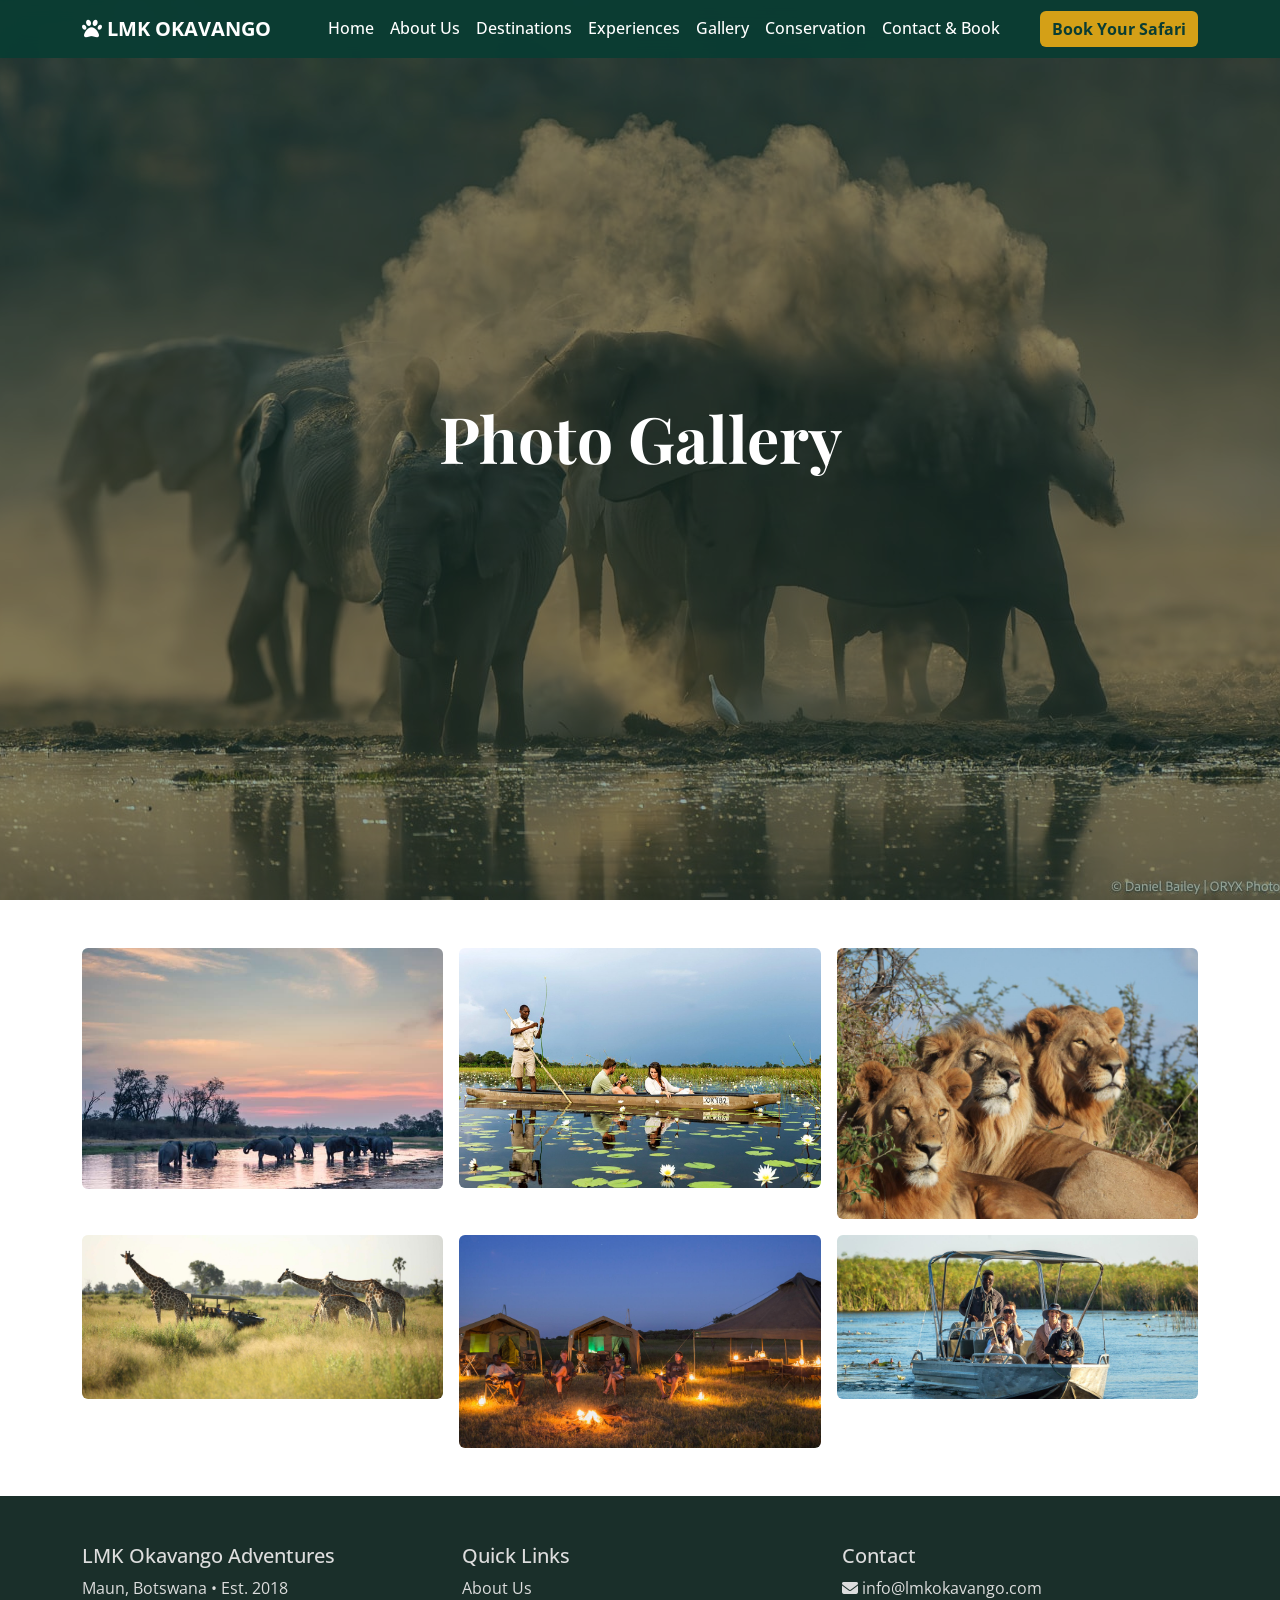
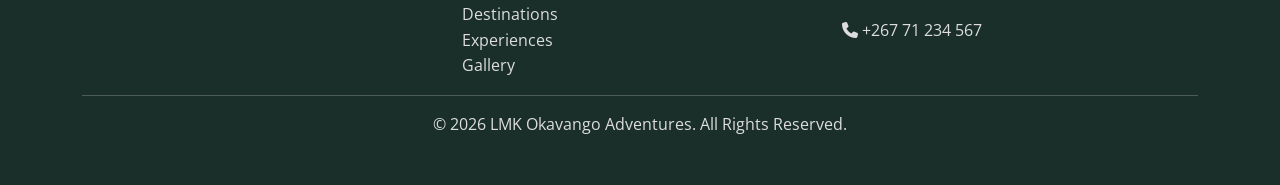
<file: gallery.html>
<!DOCTYPE html>
<html lang="en">
<head>
    <meta charset="UTF-8">
    <meta name="viewport" content="width=device-width, initial-scale=1.0">
    <title>Gallery | LMK Okavango Adventures</title>
    <link href="https://cdn.jsdelivr.net/npm/bootstrap@5.3.3/dist/css/bootstrap.min.css" rel="stylesheet">
    <link href="https://fonts.googleapis.com/css2?family=Playfair+Display:wght@700&family=Open+Sans:wght@400;500&display=swap" rel="stylesheet">
    <link rel="stylesheet" href="css/style.css">
    <link rel="stylesheet" href="https://cdnjs.cloudflare.com/ajax/libs/font-awesome/6.5.1/css/all.min.css">
</head>
<body>

    <!-- NAVBAR -->
    <nav class="navbar navbar-expand-lg fixed-top">
        <div class="container">
            <a class="navbar-brand text-white fw-bold" href="index.html">
                <i class="fas fa-paw"></i> LMK OKAVANGO
            </a>
            <button class="navbar-toggler" type="button" data-bs-toggle="collapse" data-bs-target="#navbarNav">
                <span class="navbar-toggler-icon"></span>
            </button>
            <div class="collapse navbar-collapse" id="navbarNav">
                <ul class="navbar-nav mx-auto">
                    <li class="nav-item"><a class="nav-link" href="index.html">Home</a></li>
                    <li class="nav-item"><a class="nav-link" href="about.html">About Us</a></li>
                    <li class="nav-item"><a class="nav-link" href="destinations.html">Destinations</a></li>
                    <li class="nav-item"><a class="nav-link" href="experiences.html">Experiences</a></li>
                    <li class="nav-item"><a class="nav-link" href="gallery.html">Gallery</a></li>
                    <li class="nav-item"><a class="nav-link" href="conservation.html">Conservation</a></li>
                    <li class="nav-item"><a class="nav-link" href="contact.html">Contact &amp; Book</a></li>
                </ul>
                <a href="contact.html" class="btn btn-book">Book Your Safari</a>
            </div>
        </div>
    </nav>

    <section class="hero" style="background-image: url('images/gallery-hero.jpg');">
        <div class="container hero-content">
            <h1 class="display-3 fw-bold mb-4">Photo Gallery</h1>
        </div>
    </section>

    <section class="py-5">
        <div class="container">
            <div class="row g-3">
                <div class="col-md-4"><img src="images/elephant.jpg" class="img-fluid rounded" alt="Elephants at sunset" width="600" height="400"></div>
                <div class="col-md-4"><img src="images/canoe.jpg" class="img-fluid rounded" alt="Mokoro canoe" width="600" height="400"></div>
                <div class="col-md-4"><img src="images/lion.jpg" class="img-fluid rounded" alt="Lion pride" width="600" height="400"></div>
				 <div class="col-md-4"><img src="images/gamedrive.jpg" class="img-fluid rounded" alt="Lion pride" width="600" height="400"></div>
				  <div class="col-md-4"><img src="images/bonfire.jpg" class="img-fluid rounded" alt="Lion pride" width="600" height="400"></div>
				   <div class="col-md-4"><img src="images/cruise.jpg" class="img-fluid rounded" alt="Lion pride" width="600" height="400"></div>
            </div>
        </div>
    </section>

    <!-- Footer -->
    <footer class="footer py-5">
        <div class="container">
            <div class="row">
                <div class="col-lg-4">
                    <h5>LMK Okavango Adventures</h5>
                    <p>Maun, Botswana • Est. 2018</p>
                </div>
                <div class="col-lg-4">
                    <h5>Quick Links</h5>
                    <a href="about.html">About Us</a><br>
                    <a href="destinations.html">Destinations</a><br>
                    <a href="experiences.html">Experiences</a><br>
                    <a href="gallery.html">Gallery</a>
                </div>
                <div class="col-lg-4">
                    <h5>Contact</h5>
                    <p><i class="fas fa-envelope"></i> info@lmkokavango.com</p>
                    <p><i class="fas fa-phone"></i> +267 71 234 567</p>
                </div>
            </div>
            <hr>
            <p class="text-center mb-0">&copy; 2026 LMK Okavango Adventures. All Rights Reserved.</p>
        </div>
    </footer>

    <script src="https://cdn.jsdelivr.net/npm/bootstrap@5.3.3/dist/js/bootstrap.bundle.min.js"></script>
</body>
</html>
</file>
<file: css/style.css>
:root {
    --primary: #0A3D33;
    --accent: #D4A017;
    --light: #E8DAB2;
    --dark: #1A2F2A;
}

* {
    margin: 0;
    padding: 0;
    box-sizing: border-box;
}

body {
    font-family: 'Open Sans', system-ui, sans-serif;
    line-height: 1.6;
    color: #333;
}

h1, h2, h3 {
    font-family: 'Playfair Display', serif;
    font-weight: 700;
}

/* Navbar */
.navbar {
    background-color: rgba(10, 61, 51, 0.95) !important;
    backdrop-filter: blur(10px);
}

.nav-link {
    color: white !important;
    font-weight: 500;
    transition: color 0.3s;
}

.nav-link:hover {
    color: #D4A017 !important;
}

.btn-book {
    background-color: #D4A017;
    color: #0A3D33;
    font-weight: bold;
    border: none;
    transition: all 0.3s;
}

.btn-book:hover {
    background-color: #E8DAB2;
    transform: scale(1.05);
}

/* Hero */
.hero {
    height: 100vh;
    min-height: 600px;
    background-size: cover;
    background-position: center;
    display: flex;
    align-items: center;
    position: relative;
}

.hero::before {
    content: '';
    position: absolute;
    top: 0; left: 0; right: 0; bottom: 0;
    background: rgba(10, 61, 51, 0.45);
}

.hero-content {
    position: relative;
    z-index: 2;
    color: white;
    text-align: center;
}

/* Cards & Sections */
.card {
    transition: transform 0.3s, box-shadow 0.3s;
}

.card:hover {
    transform: translateY(-10px);
    box-shadow: 0 15px 30px rgba(0,0,0,0.15) !important;
}

.section-title {
    color: var(--primary);
    position: relative;
}

.section-title::after {
    content: '';
    display: block;
    width: 60px;
    height: 3px;
    background: var(--accent);
    margin: 10px auto;
}

/* Footer */
.footer {
    background-color: var(--dark);
    color: #ddd;
}

.footer a {
    color: #ddd;
    text-decoration: none;
}

.footer a:hover {
    color: var(--accent);
}

/* Responsive adjustments */
@media (max-width: 768px) {
    .hero h1 {
        font-size: 2.5rem;
    }
}
</file>
